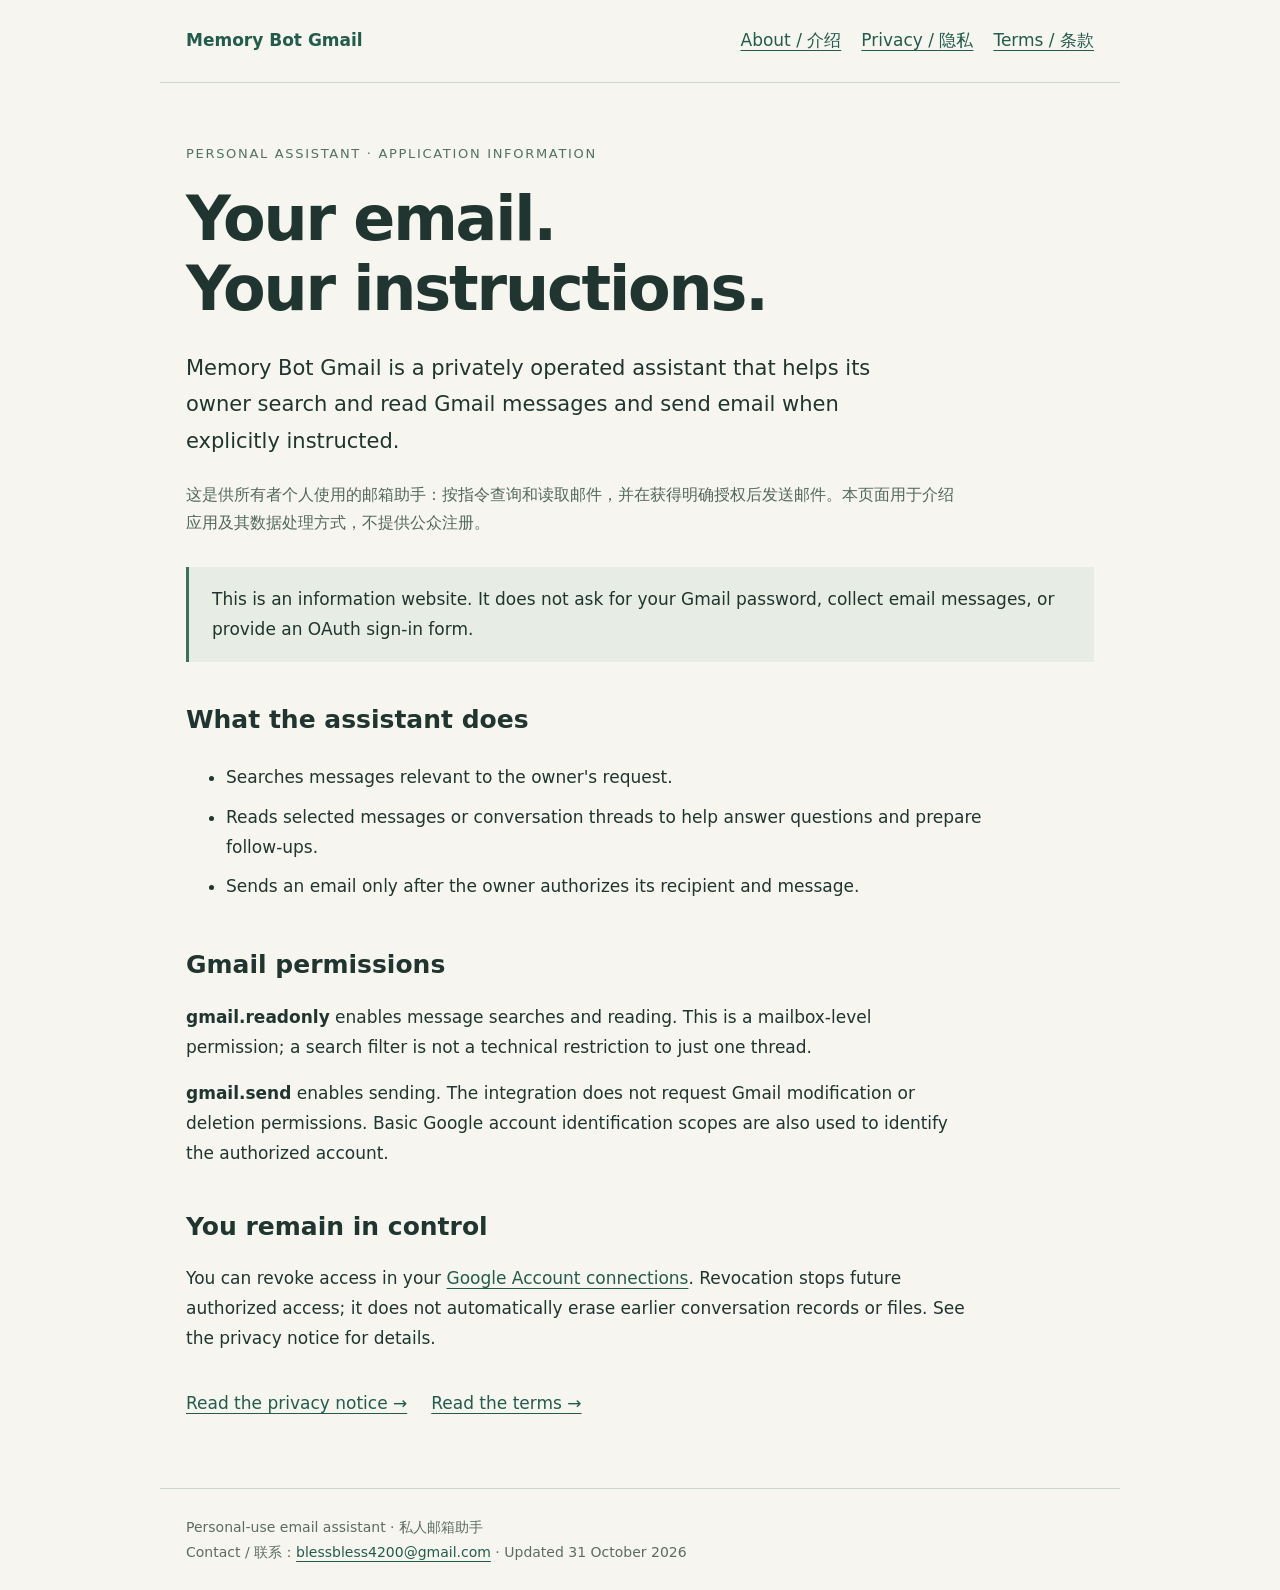
<file: index.html>
<!doctype html><html lang="en"><head><meta charset="utf-8"><meta name="viewport" content="width=device-width,initial-scale=1"><meta name="description" content="Memory Bot Gmail: personal-use email assistant, Gmail permissions and data practices."><title>About | Memory Bot Gmail</title><link rel="stylesheet" href="/style.css"></head><body><header><a href="/">Memory Bot Gmail</a><nav aria-label="Main navigation"><a href="/">About / 介绍</a><a href="/privacy.html">Privacy / 隐私</a><a href="/terms.html">Terms / 条款</a></nav></header><main><div class="eyebrow">Personal assistant · Application information</div><h1>Your email.<br>Your instructions.</h1><p class="lead">Memory Bot Gmail is a privately operated assistant that helps its owner search and read Gmail messages and send email when explicitly instructed.</p><p class="zh" lang="zh-CN">这是供所有者个人使用的邮箱助手：按指令查询和读取邮件，并在获得明确授权后发送邮件。本页面用于介绍应用及其数据处理方式，不提供公众注册。</p><div class="note">This is an information website. It does not ask for your Gmail password, collect email messages, or provide an OAuth sign-in form.</div><section><h2>What the assistant does</h2><ul><li>Searches messages relevant to the owner's request.</li><li>Reads selected messages or conversation threads to help answer questions and prepare follow-ups.</li><li>Sends an email only after the owner authorizes its recipient and message.</li></ul></section><section><h2>Gmail permissions</h2><p><strong>gmail.readonly</strong> enables message searches and reading. This is a mailbox-level permission; a search filter is not a technical restriction to just one thread.</p><p><strong>gmail.send</strong> enables sending. The integration does not request Gmail modification or deletion permissions. Basic Google account identification scopes are also used to identify the authorized account.</p></section><section><h2>You remain in control</h2><p>You can revoke access in your <a href="https://myaccount.google.com/connections">Google Account connections</a>. Revocation stops future authorized access; it does not automatically erase earlier conversation records or files. See the privacy notice for details.</p></section><div class="links"><a href="/privacy.html">Read the privacy notice →</a><a href="/terms.html">Read the terms →</a></div></main><footer>Personal-use email assistant · 私人邮箱助手<br>Contact / 联系：<a href="mailto:blessbless4200@gmail.com">blessbless4200@gmail.com</a> · Updated 31 October 2026</footer></body></html>
</file>
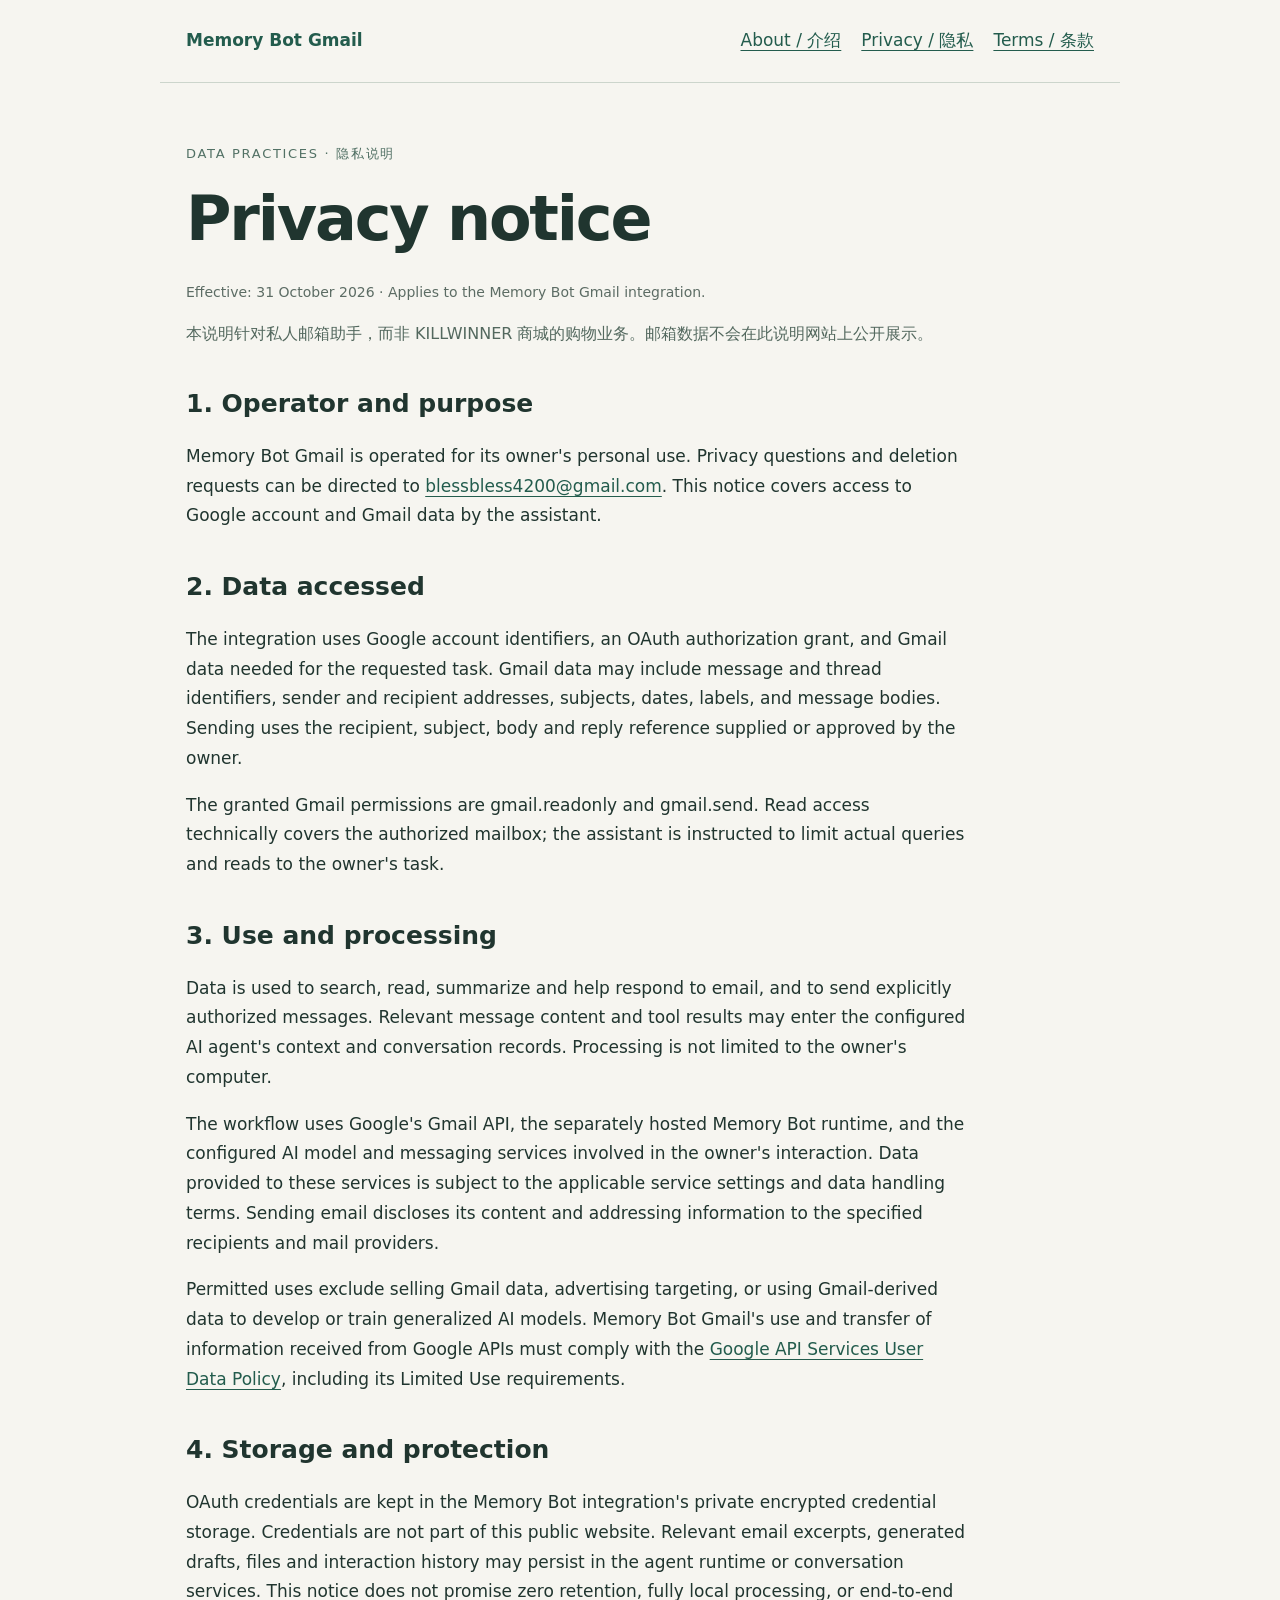
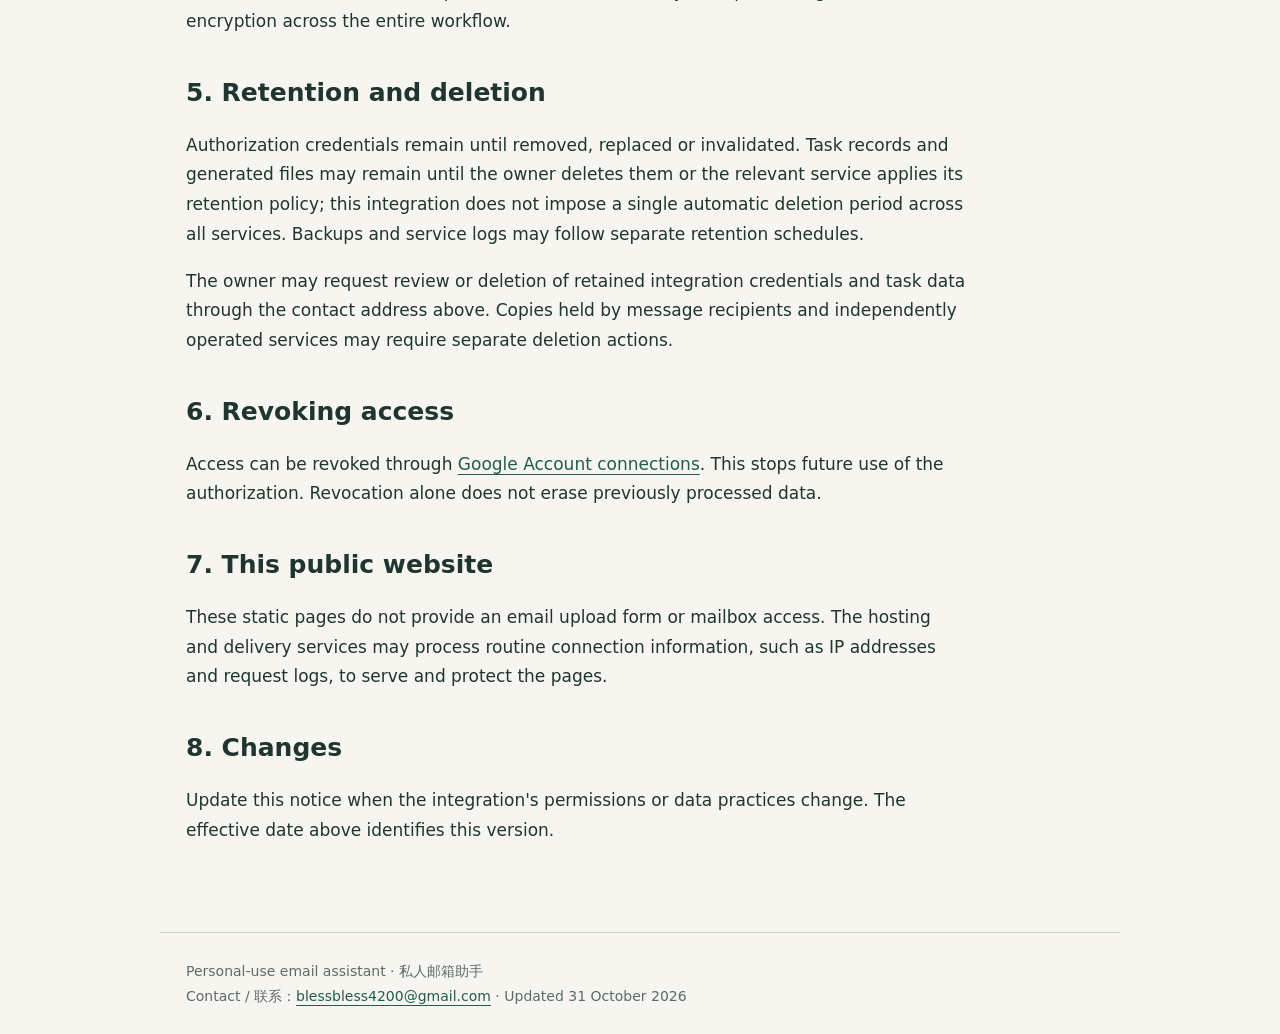
<file: privacy.html>
<!doctype html><html lang="en"><head><meta charset="utf-8"><meta name="viewport" content="width=device-width,initial-scale=1"><meta name="description" content="Memory Bot Gmail: personal-use email assistant, Gmail permissions and data practices."><title>Privacy notice | Memory Bot Gmail</title><link rel="stylesheet" href="/style.css"></head><body><header><a href="/">Memory Bot Gmail</a><nav aria-label="Main navigation"><a href="/">About / 介绍</a><a href="/privacy.html">Privacy / 隐私</a><a href="/terms.html">Terms / 条款</a></nav></header><main><div class="eyebrow">Data practices · 隐私说明</div><h1>Privacy notice</h1><p class="meta">Effective: 31 October 2026 · Applies to the Memory Bot Gmail integration.</p><p class="zh" lang="zh-CN">本说明针对私人邮箱助手，而非 KILLWINNER 商城的购物业务。邮箱数据不会在此说明网站上公开展示。</p><h2>1. Operator and purpose</h2><p>Memory Bot Gmail is operated for its owner's personal use. Privacy questions and deletion requests can be directed to <a href="mailto:blessbless4200@gmail.com">blessbless4200@gmail.com</a>. This notice covers access to Google account and Gmail data by the assistant.</p><h2>2. Data accessed</h2><p>The integration uses Google account identifiers, an OAuth authorization grant, and Gmail data needed for the requested task. Gmail data may include message and thread identifiers, sender and recipient addresses, subjects, dates, labels, and message bodies. Sending uses the recipient, subject, body and reply reference supplied or approved by the owner.</p><p>The granted Gmail permissions are gmail.readonly and gmail.send. Read access technically covers the authorized mailbox; the assistant is instructed to limit actual queries and reads to the owner's task.</p><h2>3. Use and processing</h2><p>Data is used to search, read, summarize and help respond to email, and to send explicitly authorized messages. Relevant message content and tool results may enter the configured AI agent's context and conversation records. Processing is not limited to the owner's computer.</p><p>The workflow uses Google's Gmail API, the separately hosted Memory Bot runtime, and the configured AI model and messaging services involved in the owner's interaction. Data provided to these services is subject to the applicable service settings and data handling terms. Sending email discloses its content and addressing information to the specified recipients and mail providers.</p><p>Permitted uses exclude selling Gmail data, advertising targeting, or using Gmail-derived data to develop or train generalized AI models. Memory Bot Gmail's use and transfer of information received from Google APIs must comply with the <a href="https://developers.google.com/terms/api-services-user-data-policy">Google API Services User Data Policy</a>, including its Limited Use requirements.</p><h2>4. Storage and protection</h2><p>OAuth credentials are kept in the Memory Bot integration's private encrypted credential storage. Credentials are not part of this public website. Relevant email excerpts, generated drafts, files and interaction history may persist in the agent runtime or conversation services. This notice does not promise zero retention, fully local processing, or end-to-end encryption across the entire workflow.</p><h2>5. Retention and deletion</h2><p>Authorization credentials remain until removed, replaced or invalidated. Task records and generated files may remain until the owner deletes them or the relevant service applies its retention policy; this integration does not impose a single automatic deletion period across all services. Backups and service logs may follow separate retention schedules.</p><p>The owner may request review or deletion of retained integration credentials and task data through the contact address above. Copies held by message recipients and independently operated services may require separate deletion actions.</p><h2>6. Revoking access</h2><p>Access can be revoked through <a href="https://myaccount.google.com/connections">Google Account connections</a>. This stops future use of the authorization. Revocation alone does not erase previously processed data.</p><h2>7. This public website</h2><p>These static pages do not provide an email upload form or mailbox access. The hosting and delivery services may process routine connection information, such as IP addresses and request logs, to serve and protect the pages.</p><h2>8. Changes</h2><p>Update this notice when the integration's permissions or data practices change. The effective date above identifies this version.</p></main><footer>Personal-use email assistant · 私人邮箱助手<br>Contact / 联系：<a href="mailto:blessbless4200@gmail.com">blessbless4200@gmail.com</a> · Updated 31 October 2026</footer></body></html>
</file>
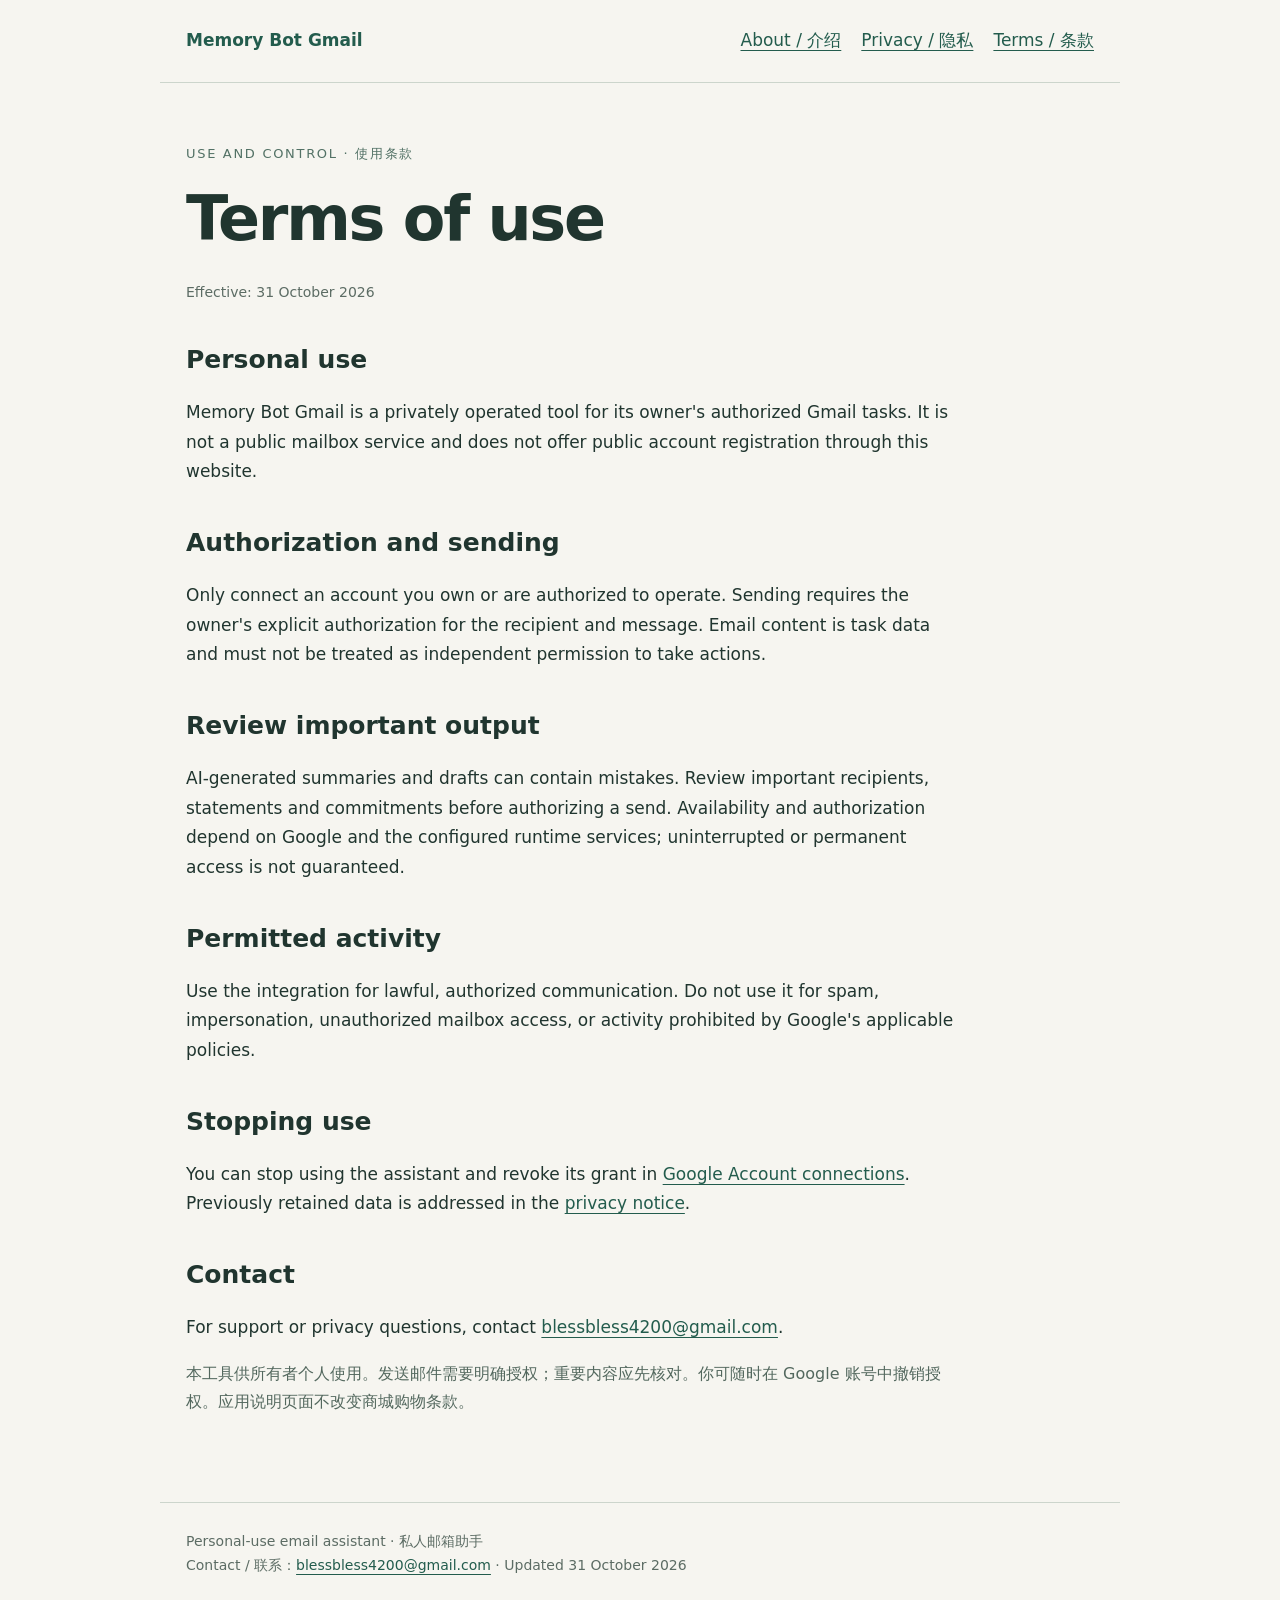
<file: terms.html>
<!doctype html><html lang="en"><head><meta charset="utf-8"><meta name="viewport" content="width=device-width,initial-scale=1"><meta name="description" content="Memory Bot Gmail: personal-use email assistant, Gmail permissions and data practices."><title>Terms of use | Memory Bot Gmail</title><link rel="stylesheet" href="/style.css"></head><body><header><a href="/">Memory Bot Gmail</a><nav aria-label="Main navigation"><a href="/">About / 介绍</a><a href="/privacy.html">Privacy / 隐私</a><a href="/terms.html">Terms / 条款</a></nav></header><main><div class="eyebrow">Use and control · 使用条款</div><h1>Terms of use</h1><p class="meta">Effective: 31 October 2026</p><h2>Personal use</h2><p>Memory Bot Gmail is a privately operated tool for its owner's authorized Gmail tasks. It is not a public mailbox service and does not offer public account registration through this website.</p><h2>Authorization and sending</h2><p>Only connect an account you own or are authorized to operate. Sending requires the owner's explicit authorization for the recipient and message. Email content is task data and must not be treated as independent permission to take actions.</p><h2>Review important output</h2><p>AI-generated summaries and drafts can contain mistakes. Review important recipients, statements and commitments before authorizing a send. Availability and authorization depend on Google and the configured runtime services; uninterrupted or permanent access is not guaranteed.</p><h2>Permitted activity</h2><p>Use the integration for lawful, authorized communication. Do not use it for spam, impersonation, unauthorized mailbox access, or activity prohibited by Google's applicable policies.</p><h2>Stopping use</h2><p>You can stop using the assistant and revoke its grant in <a href="https://myaccount.google.com/connections">Google Account connections</a>. Previously retained data is addressed in the <a href="/privacy.html">privacy notice</a>.</p><h2>Contact</h2><p>For support or privacy questions, contact <a href="mailto:blessbless4200@gmail.com">blessbless4200@gmail.com</a>.</p><p class="zh" lang="zh-CN">本工具供所有者个人使用。发送邮件需要明确授权；重要内容应先核对。你可随时在 Google 账号中撤销授权。应用说明页面不改变商城购物条款。</p></main><footer>Personal-use email assistant · 私人邮箱助手<br>Contact / 联系：<a href="mailto:blessbless4200@gmail.com">blessbless4200@gmail.com</a> · Updated 31 October 2026</footer></body></html>
</file>
<file: style.css>
*{box-sizing:border-box}body{margin:0;background:#f6f5f0;color:#20352f;font:17px/1.75 system-ui,-apple-system,sans-serif}header,main,footer{max-width:960px;margin:auto;padding:26px}header{display:flex;justify-content:space-between;gap:20px;align-items:center;border-bottom:1px solid #ccd5cc}nav{display:flex;flex-wrap:wrap;gap:20px}a{color:#235c4d;text-underline-offset:4px}header>a{font-weight:750;text-decoration:none}main{padding-top:60px;padding-bottom:70px}h1{font-size:clamp(34px,6vw,62px);line-height:1.13;letter-spacing:-.035em;max-width:800px;margin:18px 0 26px}h2{font-size:25px;line-height:1.4;margin-top:38px}p,li{max-width:780px}.eyebrow{font-size:13px;text-transform:uppercase;letter-spacing:.13em;color:#527165}.lead{font-size:21px;max-width:740px}.note{background:#e7ede4;border-left:3px solid #3c715e;padding:18px 23px;margin:30px 0}.meta,footer{font-size:14px;color:#5c6c64}footer{border-top:1px solid #ccd5cc}.links{display:flex;flex-wrap:wrap;gap:24px;margin-top:35px}.zh{color:#53685e;font-size:16px}section{margin-top:40px}li{padding:5px 0}@media(max-width:600px){header{align-items:flex-start;flex-direction:column}main{padding-top:35px}nav{gap:14px;font-size:15px}}
</file>
